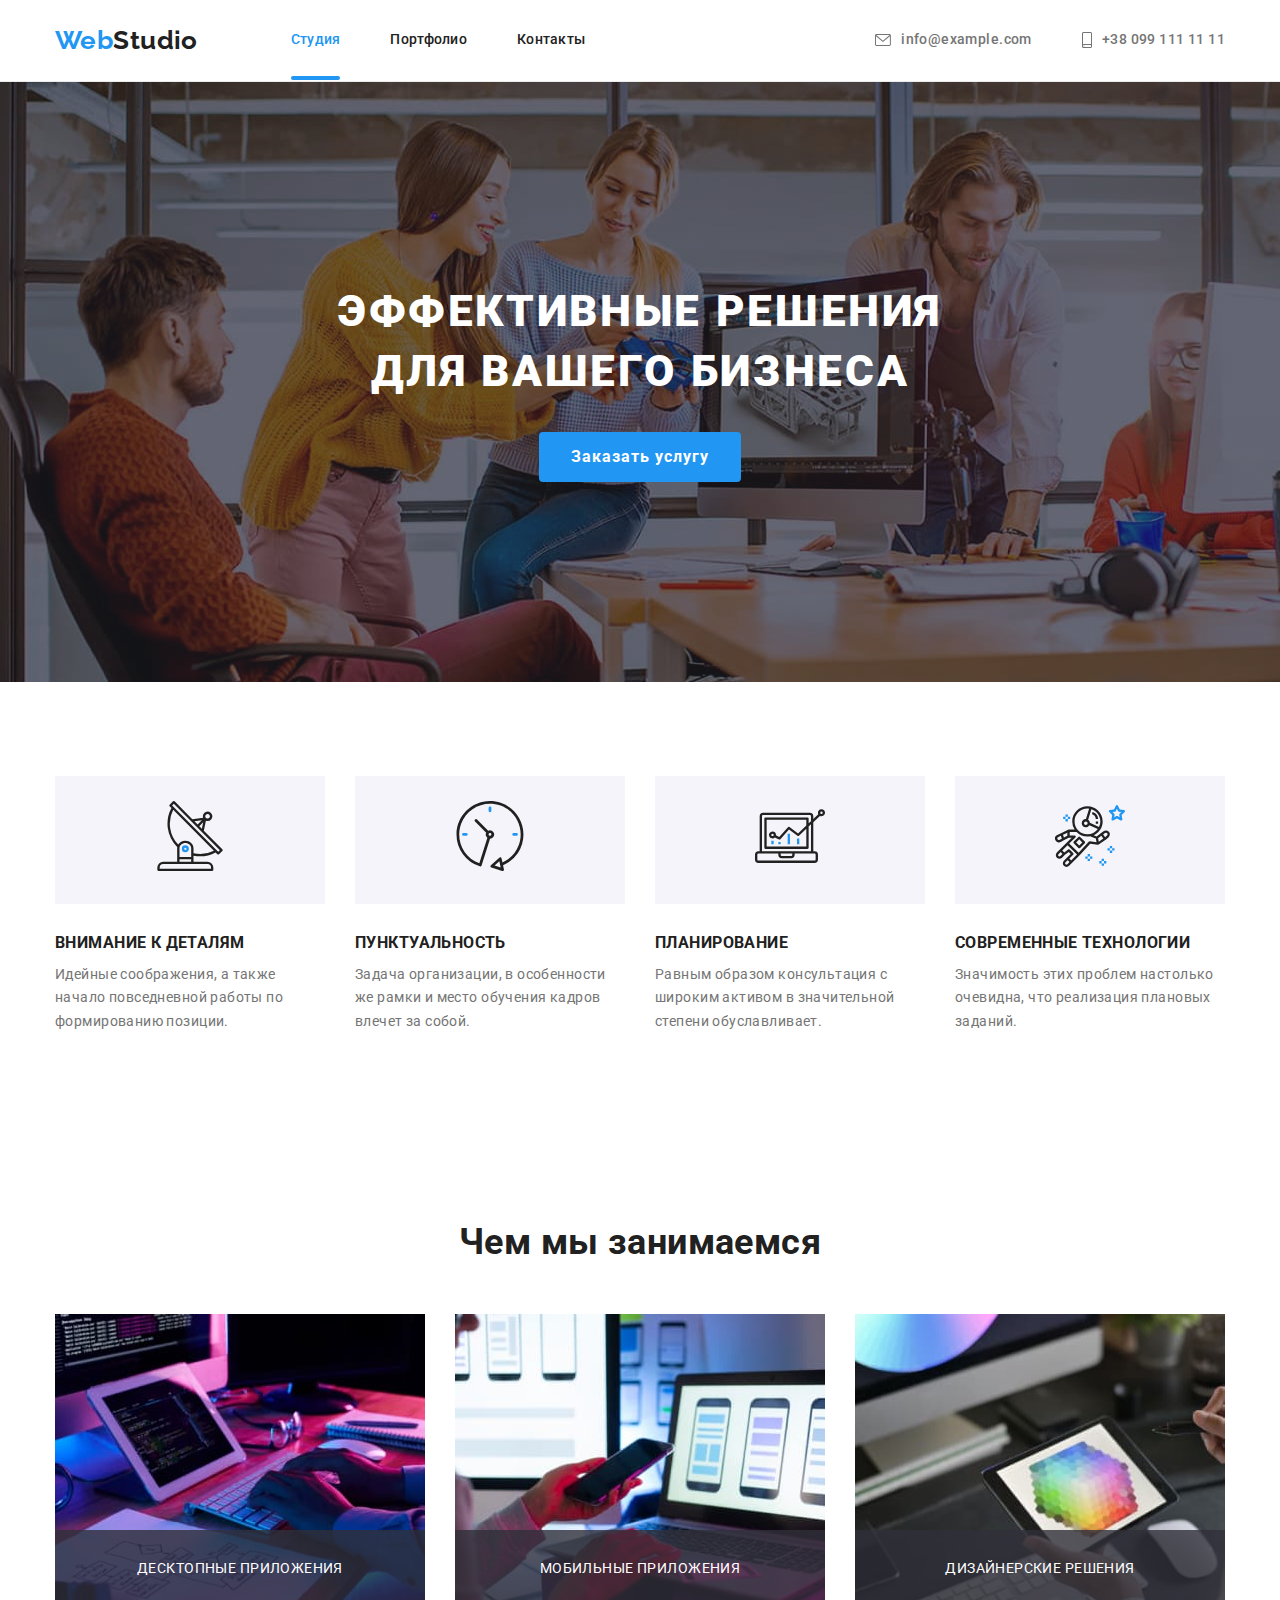
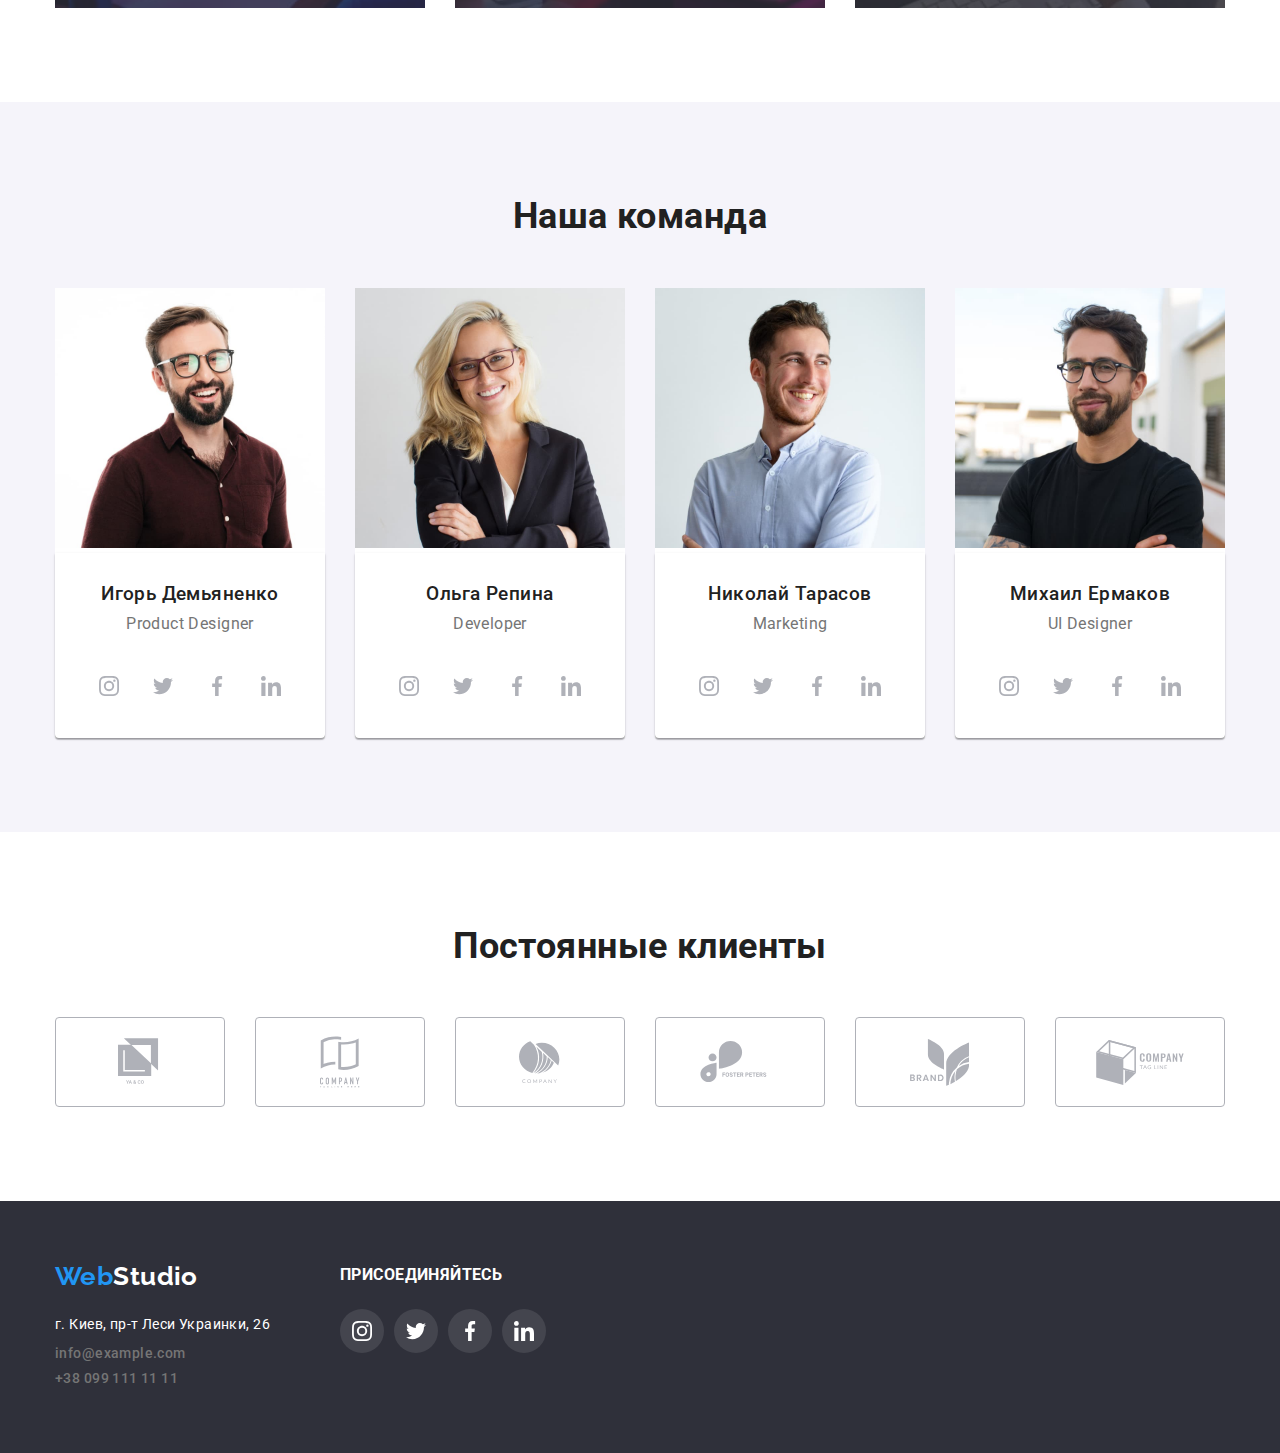
<file: index.html>
<!DOCTYPE html>
<html lang="ru">
  <head>
    <meta charset="UTF-8" />
    <meta http-equiv="X-UA-Compatible" content="IE=edge" />
    <meta name="viewport" content="width=device-width, initial-scale=1.0" />
    <title>WebStudiot</title>
    <link rel="preconnect" href="https://fonts.gstatic.com" />
    <link
      href="https://fonts.googleapis.com/css2?family=Raleway:wght@700&family=Roboto:wght@400;500;700;900&display=swap"
      rel="stylesheet"
    />
    <link
      rel="stylesheet"
      href="https://cdnjs.cloudflare.com/ajax/libs/modern-normalize/1.0.0/modern-normalize.min.css"
    />
    <link rel="stylesheet" href="css/style.css" />
  </head>
  <body>
    <header>
      <div class="container nav">
        <a class="link logo" href="./index.html"><span class="logo-color">Web</span>Studio</a>
        <nav class="nav-menu">
          <ul class="list menu-list">
            <li class="menu-item current">
              <a class="link" href="./index.html">Студия</a>
            </li>
            <li class="menu-item">
              <a class="link" href="./portfolio.html">Портфолио</a>
            </li>
            <li class="menu-item">
              <a class="link" href="">Контакты</a>
            </li>
          </ul>
        </nav>
        <ul class="list contact-list">
          <li class="contact-item">
            <a class="link contact-link" href="mailto:info@example.com">
              <svg class="icon" width="16" height="12">
                <use href="./images/icon/icons.svg#icon-mail"></use>
              </svg>
              info@example.com</a
            >
          </li>
          <li class="contact-item">
            <a class="link contact-link" href="tel:+380991111111">
              <svg class="icon" width="10" height="16">
                <use href="./images/icon/icons.svg#icon-tel"></use></svg
              >+38 099 111 11 11</a
            >
          </li>
        </ul>
      </div>
    </header>

    <main>
      <section class="banner">
        <div class="container">
          <h1 class="banner-title">
            Эффективные решения <br />
            для вашего бизнеса
          </h1>
          <button class="banner-button" type="button" data-modal-open>Заказать услугу</button>
        </div>
      </section>

      <section class="section features">
        <div class="container">
          <h2 class="visually-hidden">Особенности</h2>
          <ul class="list features-list">
            <li class="feature-item">
              <div class="icon-bg">
                <svg width="70" height="70">
                  <use href="./images/icon/icons.svg#icon-antenna"></use>
                </svg>
              </div>
              <h3 class="feature-title">Внимание к деталям</h3>
              <p class="feature-text">
                Идейные соображения, а также начало повседневной работы по формированию позиции.
              </p>
            </li>
            <li class="feature-item">
              <div class="icon-bg">
                <svg width="70" height="70">
                  <use href="./images/icon/icons.svg#icon-clock"></use>
                </svg>
              </div>
              <h3 class="feature-title">Пунктуальность</h3>
              <p class="feature-text">
                Задача организации, в особенности же рамки и место обучения кадров влечет за собой.
              </p>
            </li>
            <li class="feature-item">
              <div class="icon-bg">
                <svg width="70" height="70">
                  <use href="./images/icon/icons.svg#icon-diagram"></use>
                </svg>
              </div>
              <h3 class="feature-title">Планирование</h3>
              <p class="feature-text">
                Равным образом консультация с широким активом в значительной степени обуславливает.
              </p>
            </li>
            <li class="feature-item">
              <div class="icon-bg">
                <svg width="70" height="70">
                  <use href="./images/icon/icons.svg#icon-astronaut"></use>
                </svg>
              </div>
              <h3 class="feature-title">Современные технологии</h3>
              <p class="feature-text">Значимость этих проблем настолько очевидна, что реализация плановых заданий.</p>
            </li>
          </ul>
        </div>
      </section>

      <section class="section service">
        <div class="container">
          <h2 class="title">Чем мы занимаемся</h2>
          <ul class="list service-list">
            <li class="service-item">
              <img class="img-service" src="./images/box_1.jpg" alt="Десктопные приложения" width="370" />
              <div class="bg-title"><p>Десктопные приложения</p></div>
            </li>
            <li class="service-item">
              <img class="img-service" src="./images/box_2.jpg" alt="Мобильные приложения" width="370" />
              <div class="bg-title"><p>Мобильные приложения</p></div>
            </li>
            <li class="service-item">
              <img class="img-service" src="./images/box_3.jpg" alt="Дизайнерские решения" width="370" />
              <div class="bg-title">
                <p>Дизайнерские решения</p>
              </div>
            </li>
          </ul>
        </div>
      </section>
      <section class="section team">
        <div class="container">
          <h2 class="title">Наша команда</h2>
          <ul class="list team-list">
            <li class="team-item">
              <img src="./images/igor.jpg" alt="Игорь Демьяненко Product Designer" width="270" />
              <div class="shadow">
                <h3 class="team-item-title">Игорь Демьяненко</h3>
                <p class="team-item-position">Product Designer</p>
                <ul class="list social-list">
                  <li class="social-item">
                    <a class="link social-link" href="" target="_blank" rel="noopener noreferrer">
                      <svg class="icon" width="20" height="20">
                        <use href="./images/icon/icons.svg#icon-instagram"></use>
                      </svg>
                    </a>
                  </li>
                  <li class="social-item">
                    <a class="link social-link" href="" target="_blank" rel="noopener noreferrer">
                      <svg class="icon" width="20" height="20">
                        <use href="./images/icon/icons.svg#icon-twitter"></use>
                      </svg>
                    </a>
                  </li>
                  <li class="social-item">
                    <a class="link social-link" href="" target="_blank" rel="noopener noreferrer">
                      <svg class="icon" width="20" height="20">
                        <use href="./images/icon/icons.svg#icon-facebook"></use>
                      </svg>
                    </a>
                  </li>
                  <li class="social-item">
                    <a class="link social-link" href="" target="_blank" rel="noopener noreferrer">
                      <svg class="icon" width="20" height="20">
                        <use href="./images/icon/icons.svg#icon-linkedin"></use>
                      </svg>
                    </a>
                  </li>
                </ul>
              </div>
            </li>
            <li class="team-item">
              <img src="./images/olga.jpg" alt="Ольга Репина Frontend Developer" width="270" />
              <div class="shadow">
                <h3 class="team-item-title">Ольга Репина</h3>
                <p class="team-item-position">Developer</p>
                <ul class="list social-list">
                  <li class="social-item">
                    <a class="link social-link" href="" target="_blank" rel="noopener noreferrer">
                      <svg class="icon" width="20" height="20">
                        <use href="./images/icon/icons.svg#icon-instagram"></use>
                      </svg>
                    </a>
                  </li>
                  <li class="social-item">
                    <a class="link social-link" href="" target="_blank" rel="noopener noreferrer">
                      <svg class="icon" width="20" height="20">
                        <use href="./images/icon/icons.svg#icon-twitter"></use>
                      </svg>
                    </a>
                  </li>
                  <li class="social-item">
                    <a class="link social-link" href="" target="_blank" rel="noopener noreferrer">
                      <svg class="icon" width="20" height="20">
                        <use href="./images/icon/icons.svg#icon-facebook"></use>
                      </svg>
                    </a>
                  </li>
                  <li class="social-item">
                    <a class="link social-link" href="" target="_blank" rel="noopener noreferrer">
                      <svg class="icon" width="20" height="20">
                        <use href="./images/icon/icons.svg#icon-linkedin"></use>
                      </svg>
                    </a>
                  </li>
                </ul>
              </div>
            </li>
            <li class="team-item">
              <img src="./images/nikolay.jpg" alt="Николай Тарасов Marketing" width="270" />
              <div class="shadow">
                <h3 class="team-item-title">Николай Тарасов</h3>
                <p class="team-item-position">Marketing</p>
                <ul class="list social-list">
                  <li class="social-item">
                    <a class="link social-link" href="" target="_blank" rel="noopener noreferrer">
                      <svg class="icon" width="20" height="20">
                        <use href="./images/icon/icons.svg#icon-instagram"></use>
                      </svg>
                    </a>
                  </li>
                  <li class="social-item">
                    <a class="link social-link" href="" target="_blank" rel="noopener noreferrer">
                      <svg class="icon" width="20" height="20">
                        <use href="./images/icon/icons.svg#icon-twitter"></use>
                      </svg>
                    </a>
                  </li>
                  <li class="social-item">
                    <a class="link social-link" href="" target="_blank" rel="noopener noreferrer">
                      <svg class="icon" width="20" height="20">
                        <use href="./images/icon/icons.svg#icon-facebook"></use>
                      </svg>
                    </a>
                  </li>
                  <li class="social-item">
                    <a class="link social-link" href="" target="_blank" rel="noopener noreferrer">
                      <svg class="icon" width="20" height="20">
                        <use href="./images/icon/icons.svg#icon-linkedin"></use>
                      </svg>
                    </a>
                  </li>
                </ul>
              </div>
            </li>
            <li class="team-item">
              <img src="./images/mihail.jpg" alt="Михаил Ермаков UI Designer" width="270" />
              <div class="shadow">
                <h3 class="team-item-title">Михаил Ермаков</h3>
                <p class="team-item-position">UI Designer</p>
                <ul class="list social-list">
                  <li class="social-item">
                    <a class="link social-link" href="" target="_blank" rel="noopener noreferrer">
                      <svg class="icon" width="20" height="20">
                        <use href="./images/icon/icons.svg#icon-instagram"></use>
                      </svg>
                    </a>
                  </li>
                  <li class="social-item">
                    <a class="link social-link" href="" target="_blank" rel="noopener noreferrer">
                      <svg class="icon" width="20" height="20">
                        <use href="./images/icon/icons.svg#icon-twitter"></use>
                      </svg>
                    </a>
                  </li>
                  <li class="social-item">
                    <a class="link social-link" href="" target="_blank" rel="noopener noreferrer">
                      <svg class="icon" width="20" height="20">
                        <use href="./images/icon/icons.svg#icon-facebook"></use>
                      </svg>
                    </a>
                  </li>
                  <li class="social-item">
                    <a class="link social-link" href="" target="_blank" rel="noopener noreferrer">
                      <svg class="icon" width="20" height="20">
                        <use href="./images/icon/icons.svg#icon-linkedin"></use>
                      </svg>
                    </a>
                  </li>
                </ul>
              </div>
            </li>
          </ul>
        </div>
      </section>
      <section class="section">
        <div class="container">
          <h2 class="title">Постоянные клиенты</h2>
          <ul class="list clients-list">
            <li class="clients-item">
              <a class="link clients-link" href="" target="_blank" rel="noopener noreferrer">
                <svg class="icon" width="44.27" height="49.23">
                  <use href="./images/icon/icons.svg#icon-logo-1"></use></svg
              ></a>
            </li>
            <li class="clients-item">
              <a class="link clients-link" href="" target="_blank" rel="noopener noreferrer">
                <svg class="icon" width="40" height="52">
                  <use href="./images/icon/icons.svg#icon-logo-2"></use></svg
              ></a>
            </li>
            <li class="clients-item">
              <a class="link clients-link" href="" target="_blank" rel="noopener noreferrer">
                <svg class="icon" width="41" height="42.6">
                  <use href="./images/icon/icons.svg#icon-logo-3"></use></svg
              ></a>
            </li>
            <li class="clients-item">
              <a class="link clients-link" href="" target="_blank" rel="noopener noreferrer">
                <svg class="icon" width="79.66" height="42.02">
                  <use href="./images/icon/icons.svg#icon-logo-4"></use></svg
              ></a>
            </li>
            <li class="clients-item">
              <div class="clients-border">
                <a class="link clients-link" href="" target="_blank" rel="noopener noreferrer">
                  <svg class="icon" width="59" height="47">
                    <use href="./images/icon/icons.svg#icon-logo-5"></use></svg
                ></a>
              </div>
            </li>
            <li class="clients-item">
              <a class="link clients-link" href="" target="_blank" rel="noopener noreferrer">
                <svg class="icon" width="88.48" height="45.44">
                  <use href="./images/icon/icons.svg#icon-logo-6"></use></svg
              ></a>
            </li>
          </ul>
        </div>
      </section>
    </main>
    <footer>
      <div class="container footer-container">
        <div class="contact">
          <a class="link logo" href="./index.html"><span class="logo-color">Web</span>Studio</a>
          <address>
            <p class="location">г. Киев, пр-т Леси Украинки, 26</p>
            <ul class="list contact-list">
              <li>
                <a class="link contact-link" href="mailto:info@example.com">info@example.com</a>
              </li>
              <li>
                <a class="link contact-link" href="tel:+380991111111">+38 099 111 11 11</a>
              </li>
            </ul>
          </address>
        </div>
        <div class="contact">
          <h3 class="social-title">Присоединяйтесь</h3>
          <ul class="list social-list">
            <li class="social-item">
              <a class="link social-link" href="" target="_blank" rel="noopener noreferrer">
                <svg class="icon" width="20" height="20">
                  <use href="./images/icon/icons.svg#icon-instagram"></use>
                </svg>
              </a>
            </li>
            <li class="social-item">
              <a class="link social-link" href="" target="_blank" rel="noopener noreferrer">
                <svg class="icon" width="20" height="20">
                  <use href="./images/icon/icons.svg#icon-twitter"></use>
                </svg>
              </a>
            </li>
            <li class="social-item">
              <a class="link social-link" href="" target="_blank" rel="noopener noreferrer">
                <svg class="icon" width="20" height="20">
                  <use href="./images/icon/icons.svg#icon-facebook"></use>
                </svg>
              </a>
            </li>
            <li class="social-item">
              <a class="link social-link" href="" target="_blank" rel="noopener noreferrer">
                <svg class="icon" width="20" height="20">
                  <use href="./images/icon/icons.svg#icon-linkedin"></use>
                </svg>
              </a>
            </li>
          </ul>
        </div>
      </div>
    </footer>
    <div class="backdrop is-hidden" data-modal>
      <div class="modal">
        <button class="btn-close" data-modal-close>
          <svg class="icon" width="11" height="11">
            <use href="./images/icon/icons.svg#icon-close"></use>
          </svg>
        </button>
        <p class="modal-title">Оставьте свои данные, мы вам перезвоним</p>
      </div>
    </div>
    <script src="./js/modal.js"></script>
  </body>
</html>
</file>
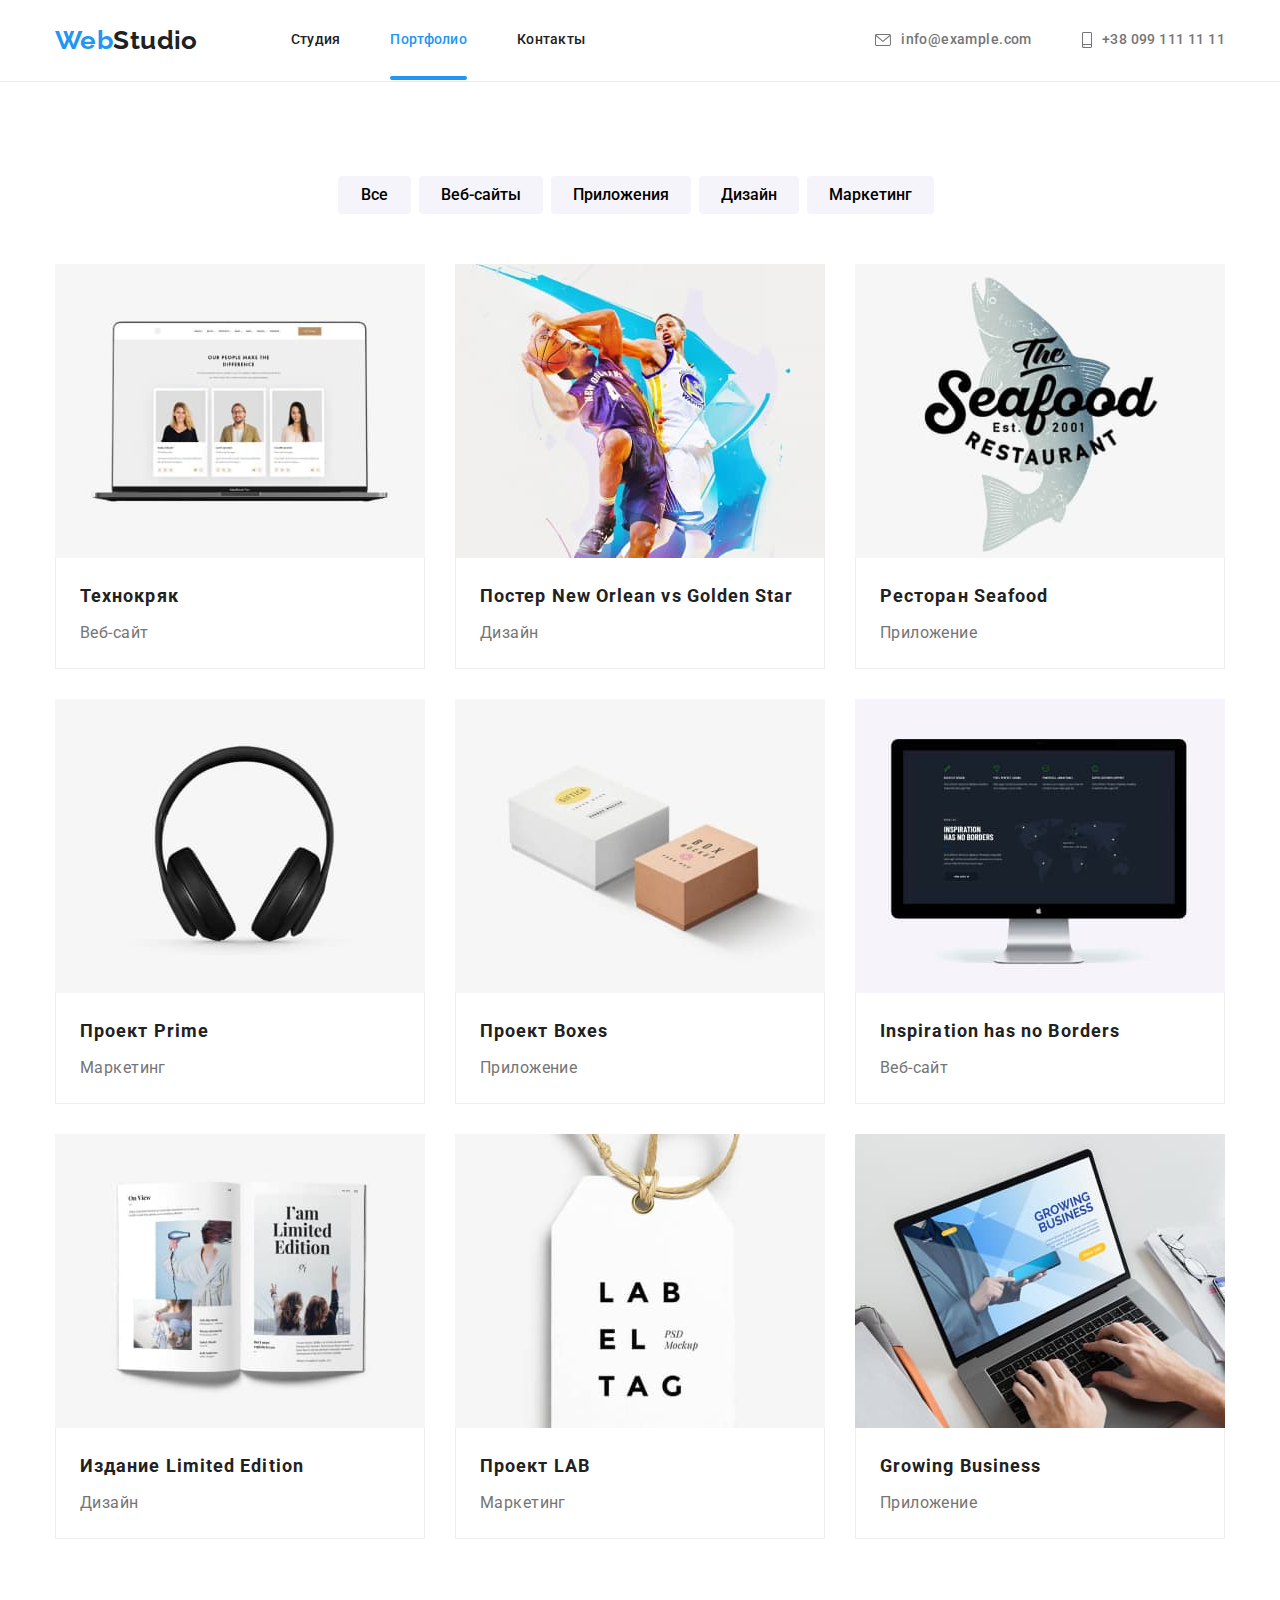
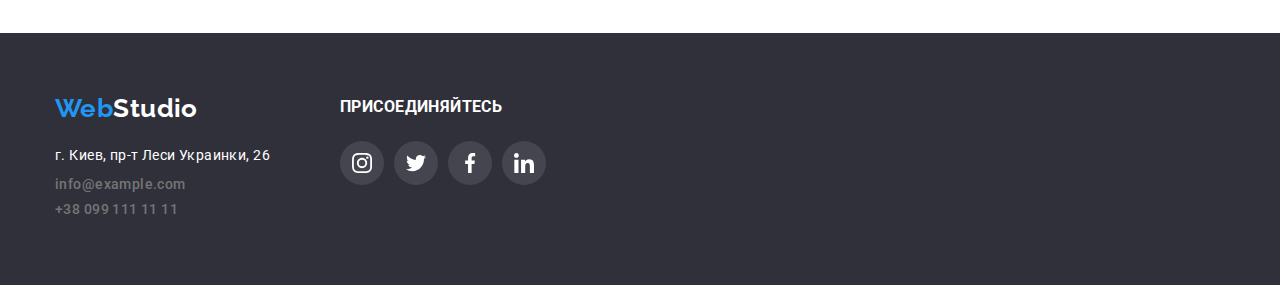
<file: portfolio.html>
<!DOCTYPE html>
<html lang="ru">
  <head>
    <meta charset="UTF-8" />
    <meta http-equiv="X-UA-Compatible" content="IE=edge" />
    <meta name="viewport" content="width=device-width, initial-scale=1.0" />
    <title>WebStudiot</title>
    <link rel="preconnect" href="https://fonts.gstatic.com" />
    <link
      href="https://fonts.googleapis.com/css2?family=Raleway:wght@700&family=Roboto:wght@400;500;700;900&display=swap"
      rel="stylesheet"
    />
    <link
      rel="stylesheet"
      href="https://cdnjs.cloudflare.com/ajax/libs/modern-normalize/1.0.0/modern-normalize.min.css"
    />
    <link rel="stylesheet" href="css/style.css" />
  </head>

  <body>
    <header>
      <div class="container nav">
        <a class="link logo" href="./index.html"><span class="logo-color">Web</span>Studio</a>
        <nav class="nav-menu">
          <ul class="list menu-list">
            <li class="menu-item">
              <a class="link" href="./index.html">Студия</a>
            </li>
            <li class="menu-item current">
              <a class="link" href="./portfolio.html">Портфолио</a>
            </li>
            <li class="menu-item">
              <a class="link" href="">Контакты</a>
            </li>
          </ul>
        </nav>
        <ul class="list contact-list">
          <li class="contact-item">
            <a class="link contact-link" href="mailto:info@example.com">
              <svg class="icon" width="16" height="12">
                <use href="./images/icon/icons.svg#icon-mail"></use>
              </svg>
              info@example.com</a
            >
          </li>
          <li class="contact-item">
            <a class="link contact-link" href="tel:+380991111111">
              <svg class="icon" width="10" height="16">
                <use href="./images/icon/icons.svg#icon-tel"></use></svg
              >+38 099 111 11 11</a
            >
          </li>
        </ul>
      </div>
    </header>
    <main>
      <section class="section">
        <div class="container">
          <h1 class="visually-hidden">Портфолио</h1>
          <ul class="list filter">
            <li><button class="filter-button" type="button">Все</button></li>
            <li><button class="filter-button" type="button">Веб-сайты</button></li>
            <li><button class="filter-button" type="button">Приложения</button></li>
            <li><button class="filter-button" type="button">Дизайн</button></li>
            <li><button class="filter-button" type="button">Маркетинг</button></li>
          </ul>

          <ul class="list catalog">
            <li class="catalog-item">
              <a class="link link-item" href="">
                <div class="box">
                  <img class="img-catalog" src="./images/portfolio/img.jpg" alt="Технокряк" width="370" />
                  <div class="overlay">
                    <p>
                      Технокряк это современная площадка распространения коронавируса. Компании используют эту платформу
                      для цифрового шпионажа и атак на защищённые сервера конкурентов.
                    </p>
                  </div>
                </div>
                <div class="border">
                  <h2 class="catalog-title">Технокряк</h2>
                  <p class="catalog-filter">Веб-сайт</p>
                </div>
              </a>
            </li>
            <li class="catalog-item">
              <a class="link link-item" href="">
                <div class="box">
                  <img
                    class="img-catalog"
                    src="./images/portfolio/img-1.jpg"
                    alt="Постер New Orlean vs Golden Star"
                    width="370"
                  />
                  <div class="overlay">
                    <p>
                      Технокряк это современная площадка распространения коронавируса. Компании используют эту платформу
                      для цифрового шпионажа и атак на защищённые сервера конкурентов.
                    </p>
                  </div>
                </div>
                <div class="border">
                  <h2 class="catalog-title">Постер New Orlean vs Golden Star</h2>
                  <p class="catalog-filter">Дизайн</p>
                </div>
              </a>
            </li>
            <li class="catalog-item">
              <a class="link link-item" href="">
                <div class="box">
                  <img class="img-catalog" src="./images/portfolio/img-2.jpg" alt="Ресторан Seafood" width="370" />
                  <div class="overlay">
                    <p>
                      Технокряк это современная площадка распространения коронавируса. Компании используют эту платформу
                      для цифрового шпионажа и атак на защищённые сервера конкурентов.
                    </p>
                  </div>
                </div>
                <div class="border">
                  <h2 class="catalog-title">Ресторан Seafood</h2>
                  <p class="catalog-filter">Приложение</p>
                </div>
              </a>
            </li>
            <li class="catalog-item">
              <a class="link link-item" href="">
                <div class="box">
                  <img class="img-catalog" src="./images/portfolio/img-3.jpg" alt="Проект Prime" width="370" />
                  <div class="overlay">
                    <p>
                      Технокряк это современная площадка распространения коронавируса. Компании используют эту платформу
                      для цифрового шпионажа и атак на защищённые сервера конкурентов.
                    </p>
                  </div>
                </div>
                <div class="border">
                  <h2 class="catalog-title">Проект Prime</h2>
                  <p class="catalog-filter">Маркетинг</p>
                </div>
              </a>
            </li>
            <li class="catalog-item">
              <a class="link link-item" href="">
                <div class="box">
                  <img class="img-catalog" src="./images/portfolio/img-4.jpg" alt="Проект Boxes" width="370" />
                  <div class="overlay">
                    <p>
                      Технокряк это современная площадка распространения коронавируса. Компании используют эту платформу
                      для цифрового шпионажа и атак на защищённые сервера конкурентов.
                    </p>
                  </div>
                </div>
                <div class="border">
                  <h2 class="catalog-title">Проект Boxes</h2>
                  <p class="catalog-filter">Приложение</p>
                </div>
              </a>
            </li>
            <li class="catalog-item">
              <a class="link link-item" href="">
                <div class="box">
                  <img
                    class="img-catalog"
                    src="./images/portfolio/img-5.jpg"
                    alt="Inspiration has no Borders"
                    width="370"
                  />
                  <div class="overlay">
                    <p>
                      Технокряк это современная площадка распространения коронавируса. Компании используют эту платформу
                      для цифрового шпионажа и атак на защищённые сервера конкурентов.
                    </p>
                  </div>
                </div>
                <div class="border">
                  <h2 class="catalog-title">Inspiration has no Borders</h2>
                  <p class="catalog-filter">Веб-сайт</p>
                </div>
              </a>
            </li>
            <li class="catalog-item">
              <a class="link link-item" href="">
                <div class="box">
                  <img
                    class="img-catalog"
                    src="./images/portfolio/img-6.jpg"
                    alt="Издание Limited Edition"
                    width="370"
                  />
                  <div class="overlay">
                    <p>
                      Технокряк это современная площадка распространения коронавируса. Компании используют эту платформу
                      для цифрового шпионажа и атак на защищённые сервера конкурентов.
                    </p>
                  </div>
                </div>
                <div class="border">
                  <h2 class="catalog-title">Издание Limited Edition</h2>
                  <p class="catalog-filter">Дизайн</p>
                </div>
              </a>
            </li>
            <li class="catalog-item">
              <a class="link link-item" href="">
                <div class="box">
                  <img class="img-catalog" src="./images/portfolio/img-7.jpg" alt="Проект LAB" width="370" />
                  <div class="overlay">
                    <p>
                      Технокряк это современная площадка распространения коронавируса. Компании используют эту платформу
                      для цифрового шпионажа и атак на защищённые сервера конкурентов.
                    </p>
                  </div>
                </div>
                <div class="border">
                  <h2 class="catalog-title">Проект LAB</h2>
                  <p class="catalog-filter">Маркетинг</p>
                </div>
              </a>
            </li>
            <li class="catalog-item">
              <a class="link link-item" href="">
                <div class="box">
                  <img class="img-catalog" src="./images/portfolio/img-8.jpg" alt="Growing Business" width="370" />
                  <div class="overlay">
                    <p>
                      Технокряк это современная площадка распространения коронавируса. Компании используют эту платформу
                      для цифрового шпионажа и атак на защищённые сервера конкурентов.
                    </p>
                  </div>
                </div>
                <div class="border">
                  <h2 class="catalog-title">Growing Business</h2>
                  <p class="catalog-filter">Приложение</p>
                </div>
              </a>
            </li>
          </ul>
        </div>
      </section>
    </main>

    <footer>
      <div class="container footer-container">
        <div class="contact">
          <a class="link logo" href="./index.html"><span class="logo-color">Web</span>Studio</a>
          <address>
            <p class="location">г. Киев, пр-т Леси Украинки, 26</p>
            <ul class="list contact-list">
              <li>
                <a class="link contact-link" href="mailto:info@example.com">info@example.com</a>
              </li>
              <li>
                <a class="link contact-link" href="tel:+380991111111">+38 099 111 11 11</a>
              </li>
            </ul>
          </address>
        </div>
        <div class="contact">
          <h3 class="social-title">Присоединяйтесь</h3>
          <ul class="list social-list">
            <li class="social-item">
              <a class="link social-link" href="" target="_blank" rel="noopener noreferrer">
                <svg class="icon" width="20" height="20">
                  <use href="./images/icon/icons.svg#icon-instagram"></use>
                </svg>
              </a>
            </li>
            <li class="social-item">
              <a class="link social-link" href="" target="_blank" rel="noopener noreferrer">
                <svg class="icon" width="20" height="20">
                  <use href="./images/icon/icons.svg#icon-twitter"></use>
                </svg>
              </a>
            </li>
            <li class="social-item">
              <a class="link social-link" href="" target="_blank" rel="noopener noreferrer">
                <svg class="icon" width="20" height="20">
                  <use href="./images/icon/icons.svg#icon-facebook"></use>
                </svg>
              </a>
            </li>
            <li class="social-item">
              <a class="link social-link" href="" target="_blank" rel="noopener noreferrer">
                <svg class="icon" width="20" height="20">
                  <use href="./images/icon/icons.svg#icon-linkedin"></use>
                </svg>
              </a>
            </li>
          </ul>
        </div>
      </div>
    </footer>
  </body>
</html>
</file>
<file: css/style.css>
h1,
h2,
h3,
p,
ul {
  margin: 0;
  padding: 0;
}
:root {
  --main-bg-color: #2f303a;
  --main-text-color: #757575;
  --main-accent-color: #2196f3;
  --main-light-color: #ffffff;
  --bg-light-color: #f5f4fa;

  --primary-letter-spacing: 0.06em;
  --primary-line-height: 1.14;
  --primary--font-weight: 700;
  --secondary--font-weight: 500;
  --transition-time: 250ms;
  --timing-function: cubic-bezier(0.4, 0, 0.2, 1);
}

body {
  font-family: 'Roboto', sans-serif;
  font-weight: normal;
  font-size: 14px;
  line-height: 1.71;
  letter-spacing: 0.03em;
  color: #212121;
}
header {
  border-bottom: 1px solid #ececec;
  padding-top: 25px;
  padding-bottom: 25px;
}
.container {
  width: 1200px;
  margin: 0 auto;
  padding: 0 15px;
}
.link {
  text-decoration: none;
  color: inherit;
}
.list {
  list-style-type: none;
}
.logo {
  font-family: Raleway, sans-serif;
  font-weight: var(--primary--font-weight);
  font-size: 26px;
  line-height: 1.19;
}
.logo-color {
  color: var(--main-accent-color);
}

.nav {
  display: flex;
  align-items: center;
}
.features-list,
.service-list,
.team-list,
.clients-list {
  display: flex;
  flex-wrap: wrap;
}
.menu-list {
  display: flex;
  margin-left: 93px;
  font-weight: var(--secondary--font-weight);
  line-height: var(--primary-line-height);
  letter-spacing: 0.02em;
}
.menu-item {
  margin-right: 50px;
  transition-property: color;
  transition-duration: var(--transition-time);
  transition-timing-function: var(--timing-function);
}
.menu-item:last-child {
  margin-right: 0;
}
.menu-item:hover,
.menu-item:focus {
  color: var(--main-accent-color);
}
.current {
  position: relative;
  color: var(--main-accent-color);
}
.current::after {
  position: absolute;
  bottom: -32px;
  content: '';
  display: block;
  background-color: var(--main-accent-color);
  border-radius: 2px;
  height: 4px;
  width: 100%;
}
header .contact-list {
  display: flex;
  margin-left: auto;
}
.contact-item:first-child {
  margin-left: 0;
}
.icon {
  transition-property: fill;
  transition-duration: var(--transition-time);
  transition-timing-function: var(--timing-function);
}
.contact-list .icon {
  fill: var(--main-text-color);
  margin-right: 10px;
}
.contact-link:hover .icon,
.contact-link:focus .icon {
  fill: var(--main-accent-color);
}

.contact-item {
  margin-left: 50px;
}
.contact-item:first-child {
  margin-left: 0;
}

.contact-list {
  font-weight: var(--secondary--font-weight);
  line-height: var(--primary-line-height);
}

.contact-link {
  display: flex;
  align-items: center;
  color: var(--main-text-color);
  transition-property: color;
  transition-duration: var(--transition-time);
  transition-timing-function: var(--timing-function);
}
.contact-link:hover,
.contact-link:focus {
  color: var(--main-accent-color);
}

.section {
  padding-top: 94px;
  padding-bottom: 94px;
}

.banner {
  max-width: 1600px;
  height: 600px;
  text-align: center;
  display: flex;
  align-items: center;
  margin: auto;
  background-color: #c4c4c4;
  background-image: linear-gradient(to right, rgba(47, 48, 58, 0.4), rgba(47, 48, 58, 0.4)), url(../images/img.jpg);
  background-repeat: no-repeat;
  background-position: top, left;
}
.banner-title {
  font-weight: 900;
  font-size: 44px;
  line-height: 1.36;
  letter-spacing: var(--primary-letter-spacing);
  text-transform: uppercase;
  color: var(--main-light-color);
}
button {
  cursor: pointer;
}
.banner-button {
  font-family: inherit;
  font-weight: var(--primary--font-weight);
  font-size: 16px;
  line-height: 1.87;
  letter-spacing: var(--primary-letter-spacing);
  color: var(--main-light-color);
  background-color: var(--main-accent-color);
  margin-top: 30px;
  padding: 10px 32px;
  border-radius: 4px;
  border: none;
  transition-property: background-color;
  transition-duration: var(--transition-time);
  transition-timing-function: var(--timing-function);
}
.banner-button:hover,
.banner-button:focus {
  background-color: #188ce8;
}

.visually-hidden {
  position: absolute !important;
  clip: rect(1px 1px 1px 1px);
  clip: rect(1px, 1px, 1px, 1px);
  padding: 0 !important;
  border: 0 !important;
  height: 1px !important;
  width: 1px !important;
  overflow: hidden;
}
.features-list {
  margin-left: -30px;
  margin-top: -30px;
}
.feature-item {
  margin-left: 30px;
  margin-top: 30px;
  flex-basis: calc((100% - 4 * 30px) / 4);
}
.icon-bg {
  background-color: var(--bg-light-color);
  margin-bottom: 30px;
  padding: 25px 100px;
}
.feature-title {
  font-weight: var(--primary--font-weight);
  line-height: var(--primary-line-height);
  text-transform: uppercase;
  padding-bottom: 10px;
}
.feature-text {
  color: var(--main-text-color);
}
.title {
  text-align: center;
  font-weight: var(--primary--font-weight);
  font-size: 36px;
  line-height: 1.16;
  margin-bottom: 50px;
}

.service-list {
  margin-left: -30px;
  margin-top: -50px;
}
.service-item {
  position: relative;
  margin-left: 30px;
  margin-top: 50px;
  flex-basis: calc((100% - 3 * 30px) / 3);
}
.img-service {
  display: block;
}
.bg-title {
  position: absolute;
  bottom: 0;
  left: 0;
  background-color: rgba(47, 48, 58, 0.8);
  width: 100%;
  color: var(--main-light-color);
  text-align: center;
  padding: 27px 0;
  text-transform: uppercase;
}
.team {
  background-color: var(--bg-light-color);
}

.team-list {
  font-size: 16px;
  line-height: 1.18;
  text-align: center;
  margin-left: -30px;
  margin-top: -50px;
}
.team-item {
  background-color: var(--main-light-color);
  margin-left: 30px;
  margin-top: 50px;
  flex-basis: calc((100% - 4 * 30px) / 4);
}
.social-list {
  display: inline-flex;
  padding-bottom: 30px;
}
.social-item:not(:last-child) {
  margin-right: 10px;
}
.social-link {
  display: flex;
  justify-content: center;
  align-items: center;
  width: 44px;
  height: 44px;
  background: rgba(255, 255, 255, 0.1);
  border-radius: 50%;
  transition-property: background-color;
  transition-duration: var(--transition-time);
  transition-timing-function: var(--timing-function);
}
.social-link:hover,
.social-link:focus {
  background-color: var(--main-accent-color);
}
.social-link:hover .icon,
.social-link:focus .icon {
  fill: var(--main-light-color);
}
.shadow {
  box-shadow: 0px 1px 3px rgb(0 0 0 / 12%), 0px 1px 1px rgb(0 0 0 / 14%), 0px 2px 1px rgb(0 0 0 / 20%);
  border-radius: 0px 0px 4px 4px;
}
.team-item-title {
  font-weight: var(--secondary--font-weight);
  padding-bottom: 10px;
  padding-top: 30px;
}
.team-item-position {
  color: var(--main-text-color);
  padding-bottom: 30px;
}
.clients-list {
  margin-left: -30px;
  margin-top: -50px;
}
.clients-item {
  margin-left: 30px;
  margin-top: 50px;
  flex-basis: calc((100% - 6 * 30px) / 6);
}
.icon {
  fill: #afb1b8;
}
.clients-link {
  display: flex;
  align-items: center;
  justify-content: center;
  height: 90px;
  border: 1px solid #afb1b8;
  border-radius: 4px;
  transition-property: border;
  transition-duration: var(--transition-time);
  transition-timing-function: var(--timing-function);
}
.clients-link:hover,
.clients-link:focus {
  border: 1px solid var(--main-accent-color);
}
.clients-link:hover .icon,
.clients-link:focus .icon {
  fill: var(--main-accent-color);
}
footer {
  background-color: var(--main-bg-color);
  height: 252px;
  padding-top: 60px;
}
.footer-container {
  display: flex;
}
.contact:not(:last-child) {
  margin-right: 70px;
}
footer .logo {
  color: var(--main-light-color);
}
footer .contact-link {
  margin-bottom: 9px;
}

address {
  font-style: normal;
  padding-top: 20px;
}
footer .icon {
  fill: var(--main-light-color);
}
.location {
  color: var(--main-light-color);
  padding-bottom: 9px;
}
.social-title {
  margin-bottom: 20px;
  text-transform: uppercase;
  color: var(--main-light-color);
}
.filter {
  display: flex;
  justify-content: center;
  margin-bottom: 50px;
}
.filter-button {
  font-weight: var(--secondary--font-weight);
  font-size: 16px;
  line-height: 1.62;
  text-align: center;
  background-color: var(--bg-light-color);
  border-radius: 4px;
  border: none;
  margin-right: 8px;
  min-width: 73px;
  padding: 6px 22px;
  transition-property: background-color, color, box-shadow;
  transition-duration: var(--transition-time);
  transition-timing-function: var(--timing-function);
}
.filter-button:hover,
.filter-button:focus {
  background-color: var(--main-accent-color);
  color: var(--main-light-color);
  box-shadow: 0px 3px 1px rgba(0, 0, 0, 0.1), 0px 1px 2px rgba(0, 0, 0, 0.08), 0px 2px 2px rgba(0, 0, 0, 0.12);
}

.catalog {
  display: flex;
  flex-wrap: wrap;
  margin-left: -30px;
  margin-top: -30px;
}
.catalog-item {
  margin-left: 30px;
  margin-top: 30px;
  flex-basis: calc((100% - 3 * 30px) / 3);
  transition-property: box-shadow;
  transition-duration: var(--transition-time);
  transition-timing-function: var(--timing-function);
}
.catalog-item:hover,
.catalog-item:focus {
  box-shadow: 0px 1px 1px rgba(0, 0, 0, 0.12), 0px 4px 4px rgba(0, 0, 0, 0), 1px 4px 6px rgba(0, 0, 0, 0.16);
}

.img-catalog {
  display: block;
  max-width: 100%;
  height: auto;
}
.border {
  border-right: 1px solid #eeeeee;
  border-bottom: 1px solid #eeeeee;
  border-left: 1px solid #eeeeee;
  padding-left: 24px;
  padding-right: 24px;
  background-color: var(--main-light-color);
}
.catalog-title {
  font-weight: var(--primary--font-weight);
  font-size: 18px;
  line-height: 2;
  letter-spacing: var(--primary-letter-spacing);
  padding-top: 20px;
  padding-bottom: 4px;
}
.catalog-filter {
  font-weight: normal;
  font-size: 16px;
  line-height: 1.87;
  color: var(--main-text-color);
  padding-bottom: 20px;
}
.box {
  position: relative;
  overflow: hidden;
}
.overlay {
  position: absolute;
  bottom: 0;
  left: 0;
  width: 100%;
  height: 100%;
  font-size: 18px;
  line-height: 1.55;
  color: var(--bg-light-color);
  background-color: rgba(33, 150, 243, 0.9);
  padding: 63px 24px;
  transform: translateY(100%);
  transition-property: opacity, transform;
  transition-duration: var(--transition-time);
  transition-timing-function: var(--timing-function);
}

.link-item:hover .overlay,
.link-item:focus .overlay {
  transform: translateY(0);
}
.is-hidden {
  visibility: inherit;
  opacity: 0;
  pointer-events: none;
  transition-property: opacity;
  transition-duration: var(--transition-time);
  transition-timing-function: var(--timing-function);
}
.backdrop {
  position: fixed;
  top: 0;
  left: 0;
  width: 100%;
  height: 100%;
  background-color: rgba(0, 0, 0, 0.2);
}
.modal {
  position: absolute;
  top: 50%;
  left: 50%;
  transform: scale(1) translate(-50%, -50%);
  width: 528px;
  height: 581px;
  padding-left: 40px;
  padding-top: 40px;
  padding-right: 40px;
  background-color: var(--bg-light-color);
  box-shadow: 0px 1px 3px rgba(0, 0, 0, 0.12), 0px 1px 1px rgba(0, 0, 0, 0.14), 0px 2px 1px rgba(0, 0, 0, 0.2);
  border-radius: 4px;
  transition-duration: var(--transition-time);
}
.btn-close {
  position: absolute;
  top: 8px;
  right: 8px;
  display: flex;
  justify-content: center;
  align-items: center;
  width: 30px;
  height: 30px;
  border-radius: 50%;
  border: 1px solid rgba(0, 0, 0, 0.1);
  background-color: var(--bg-light-color);
}
.btn-close .icon {
  fill: #000000;
}
.btn-close:hover .icon,
.btn-close:focus .icon {
  fill: var(--main-accent-color);
}
.is-hidden .modal {
  transform: scale(0);
}
.modal-title {
  font-weight: var(--primary--font-weight);
  font-size: 20px;
  line-height: 1.15;
  text-align: center;
}
</file>
